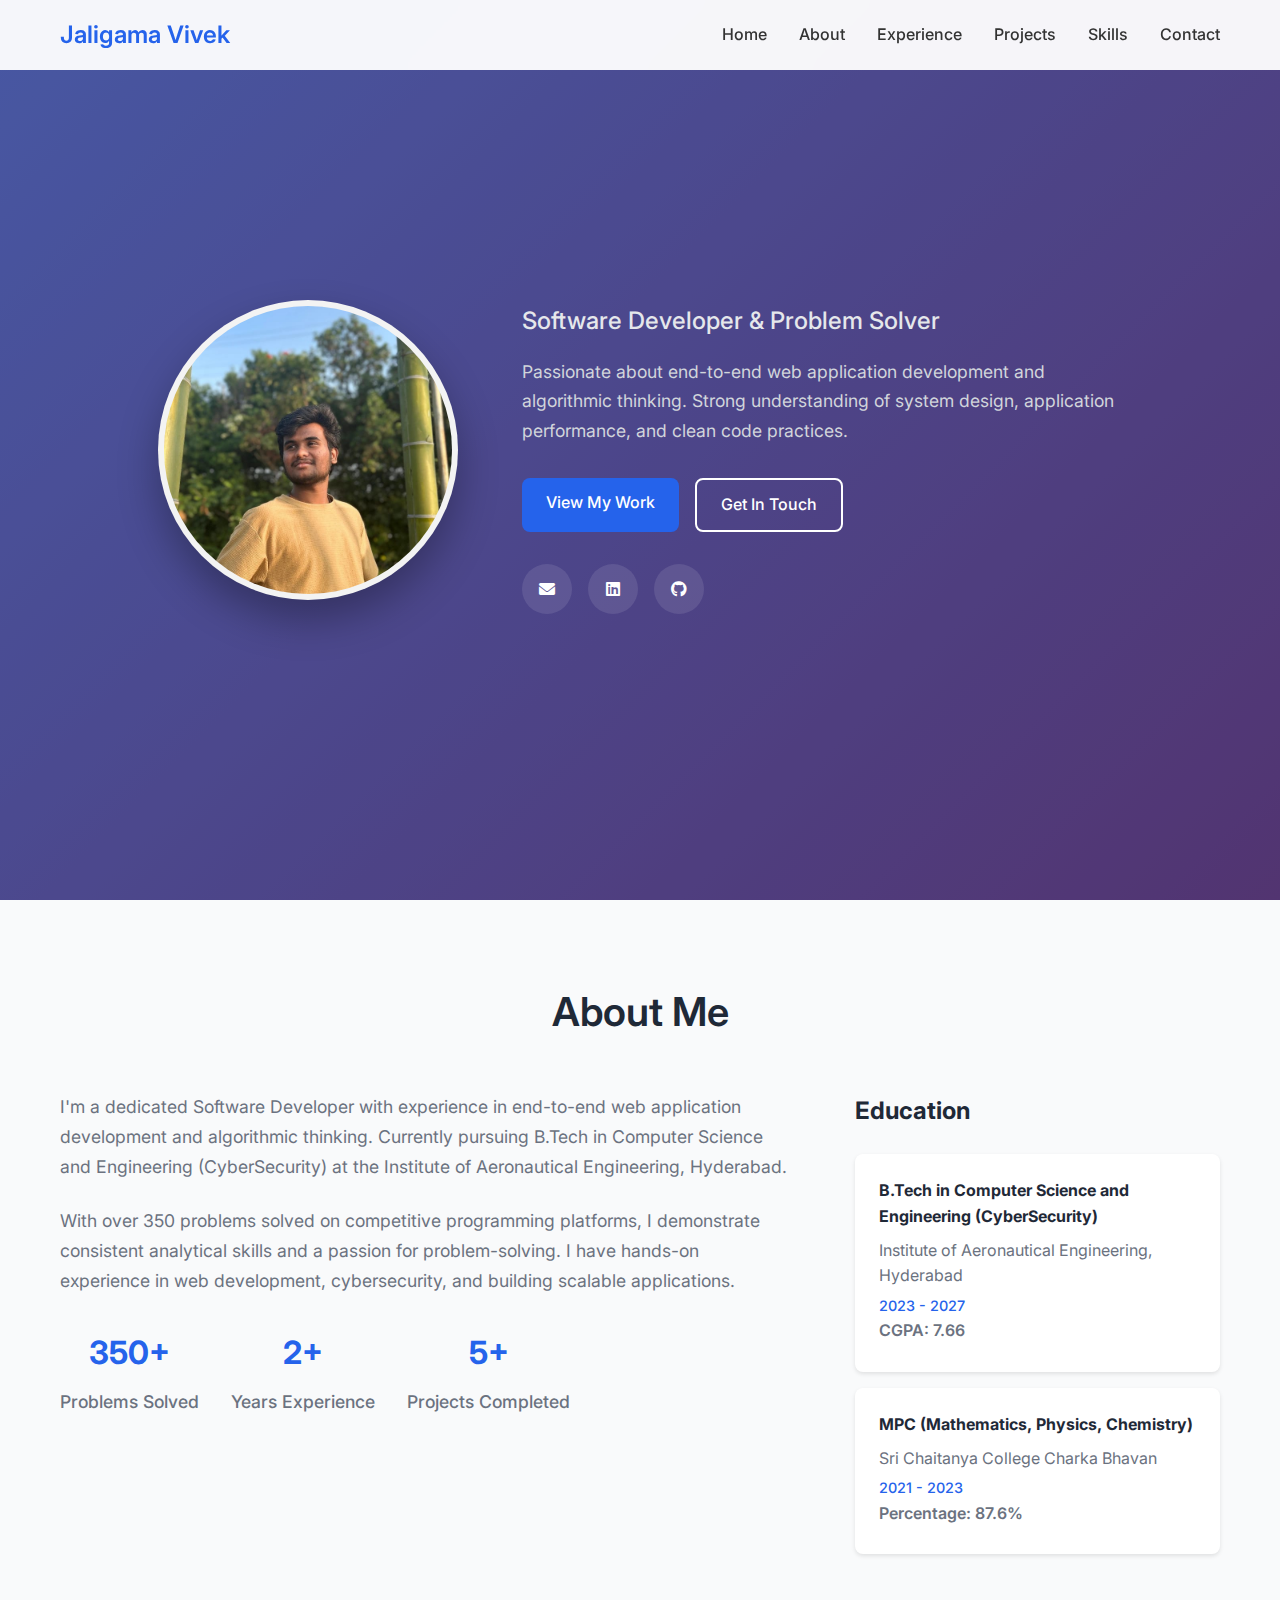
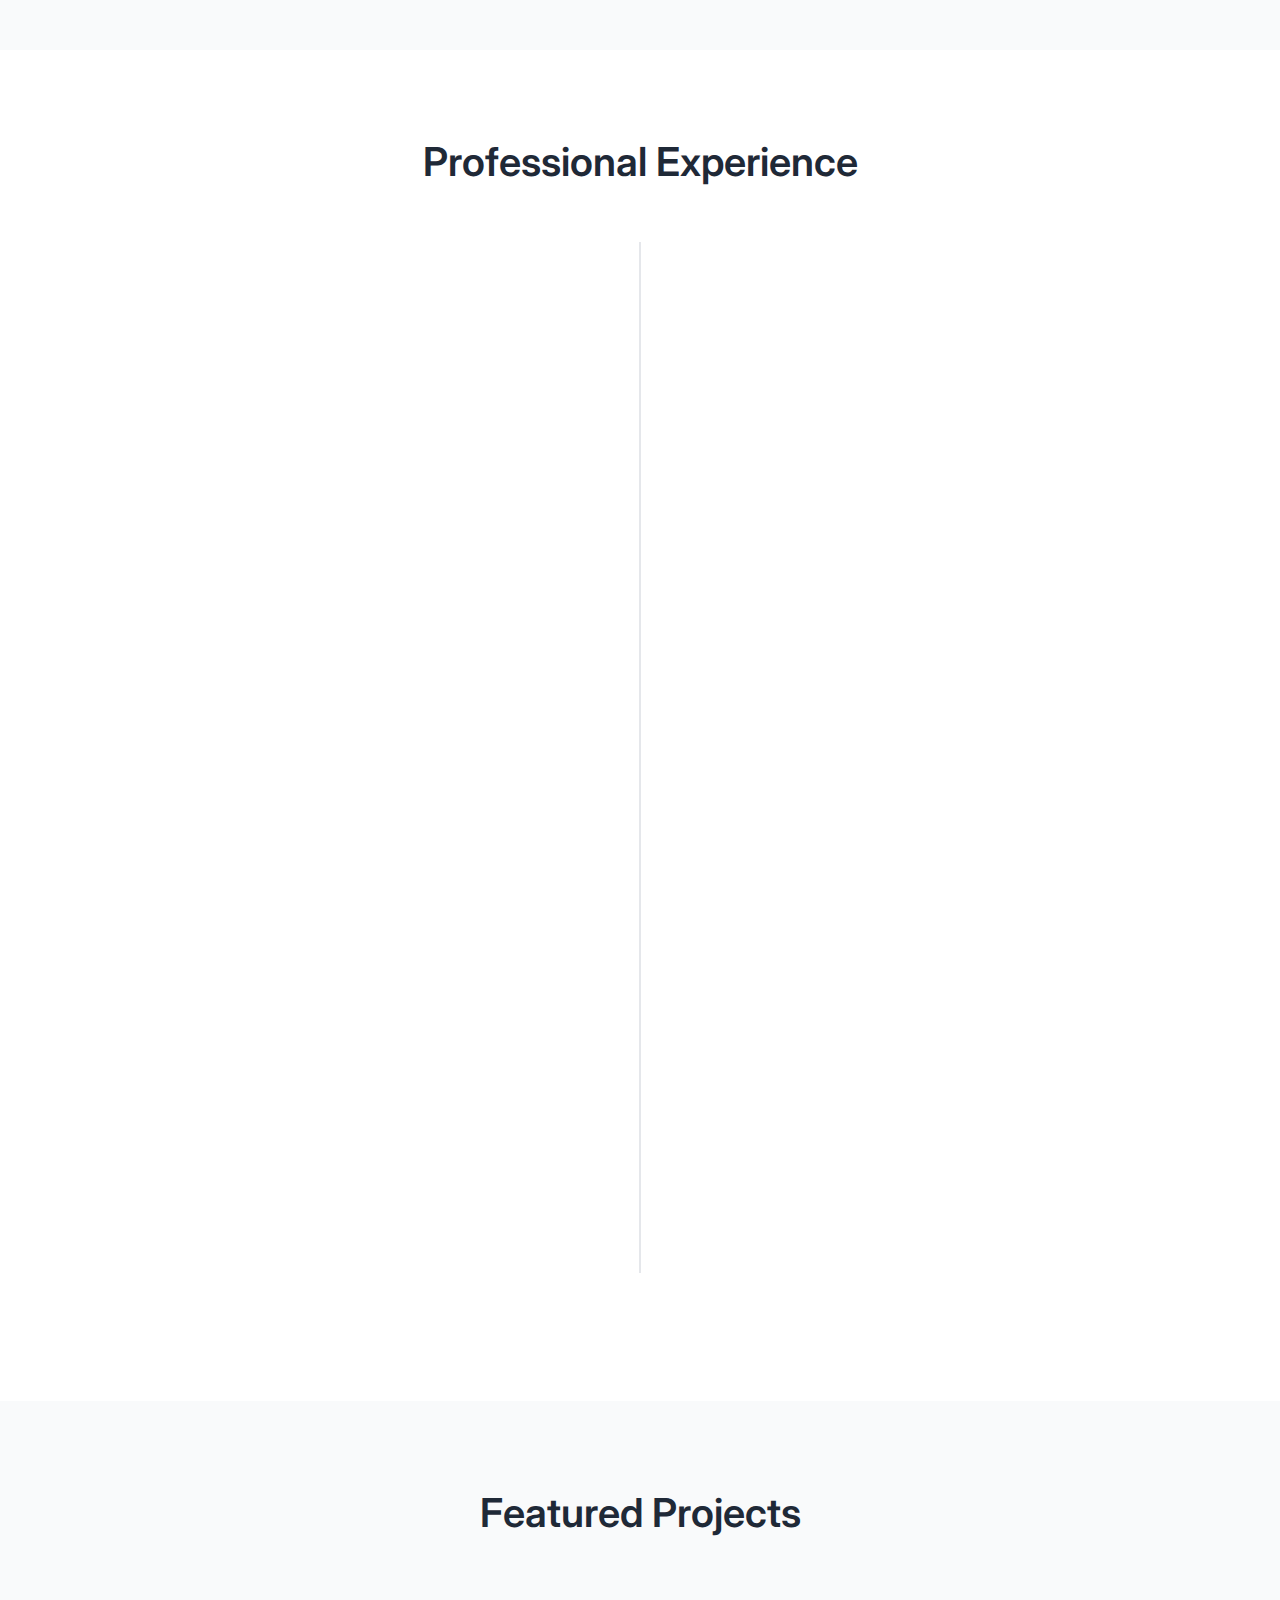
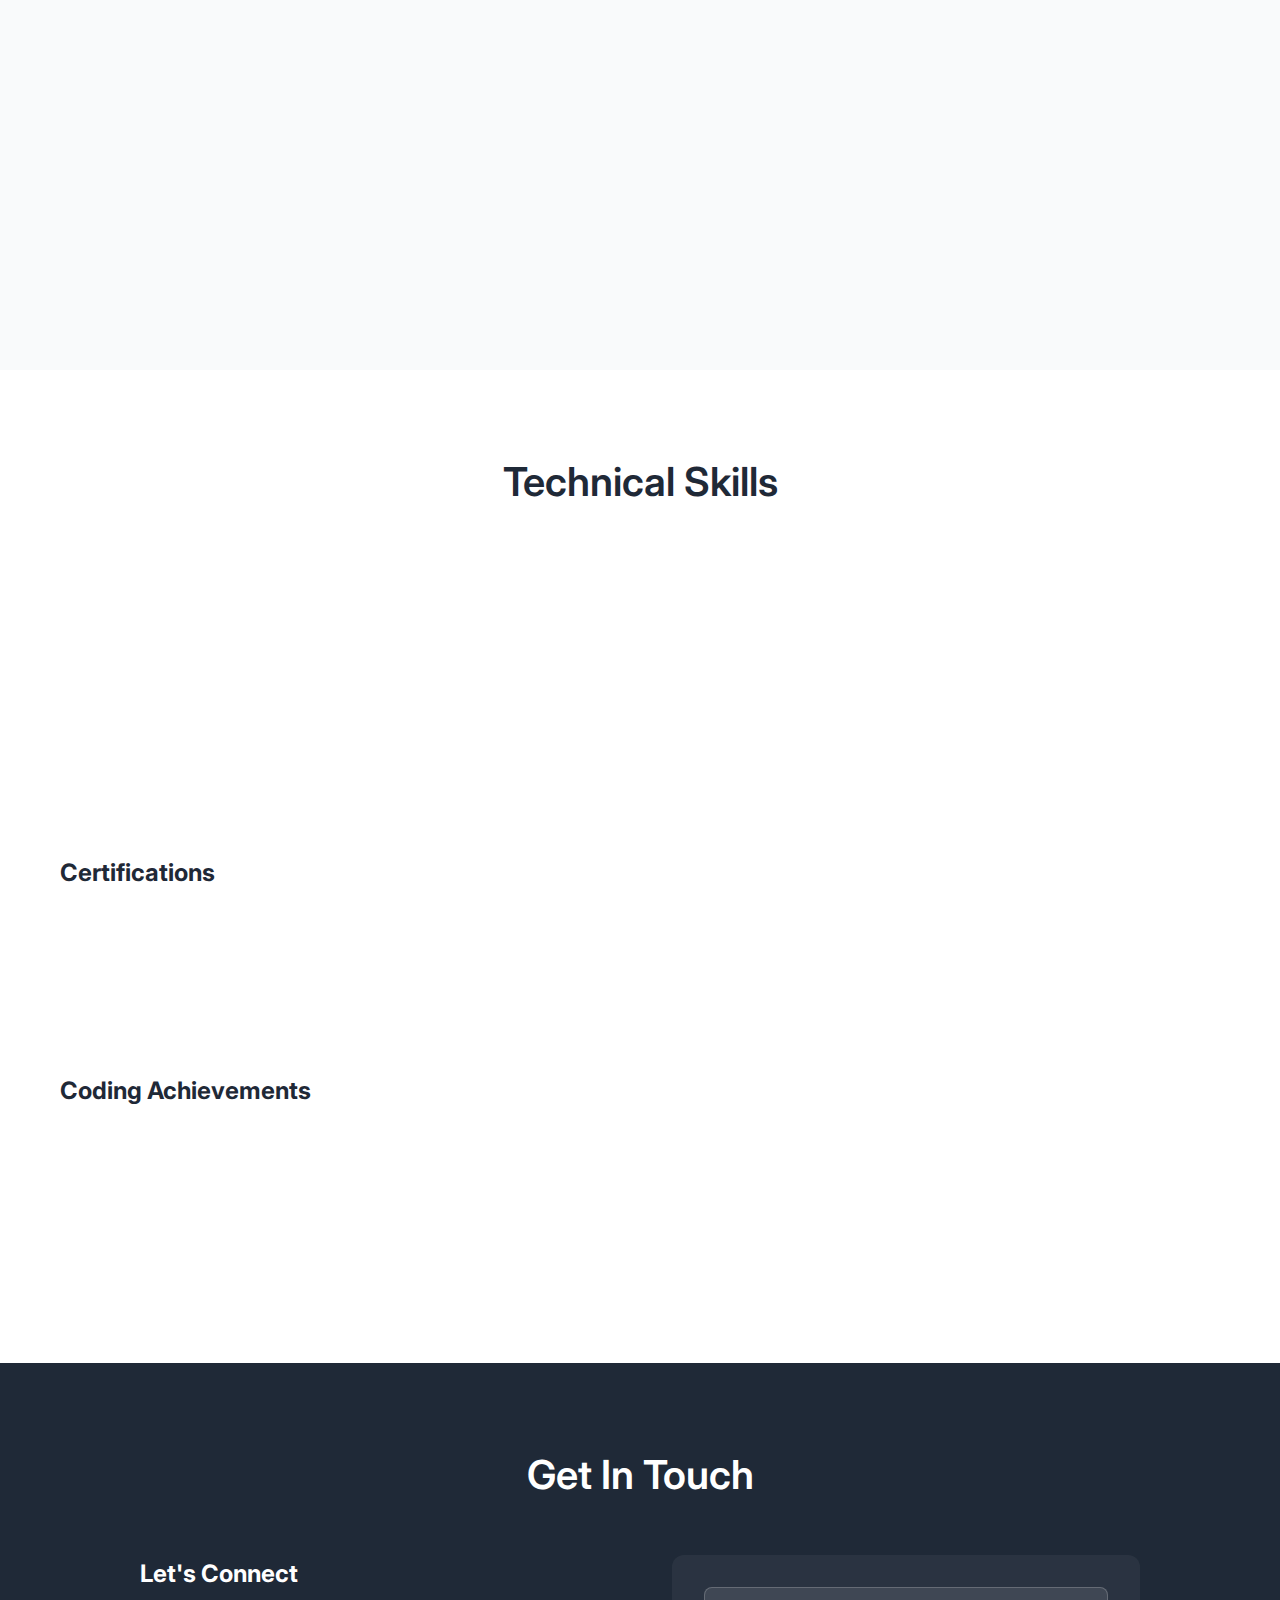
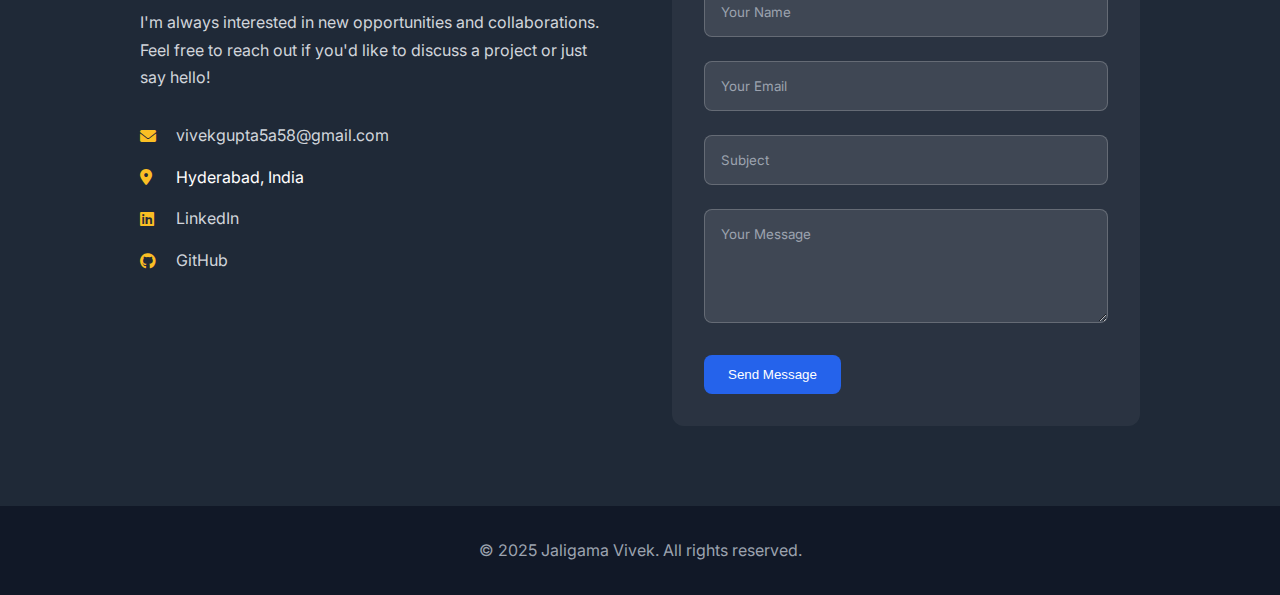
<file: index.html>
<!DOCTYPE html>
<html lang="en">
<head>
    <meta charset="UTF-8">
    <meta name="viewport" content="width=device-width, initial-scale=1.0">
    <title>Jaligama Vivek - Software Developer Portfolio</title>
    <link rel="stylesheet" href="styles.css">
    <link href="https://cdnjs.cloudflare.com/ajax/libs/font-awesome/6.0.0/css/all.min.css" rel="stylesheet">
    <link href="https://fonts.googleapis.com/css2?family=Inter:wght@300;400;500;600;700&display=swap" rel="stylesheet">
</head>
<body>
    <!-- Navigation -->
    <nav class="navbar">
        <div class="nav-container">
            <div class="nav-logo">
                <h2>Jaligama Vivek</h2>
            </div>
            <ul class="nav-menu">
                <li class="nav-item">
                    <a href="#home" class="nav-link">Home</a>
                </li>
                <li class="nav-item">
                    <a href="#about" class="nav-link">About</a>
                </li>
                <li class="nav-item">
                    <a href="#experience" class="nav-link">Experience</a>
                </li>
                <li class="nav-item">
                    <a href="#projects" class="nav-link">Projects</a>
                </li>
                <li class="nav-item">
                    <a href="#skills" class="nav-link">Skills</a>
                </li>
                <li class="nav-item">
                    <a href="#contact" class="nav-link">Contact</a>
                </li>
            </ul>
            <div class="hamburger">
                <span class="bar"></span>
                <span class="bar"></span>
                <span class="bar"></span>
            </div>
        </div>
    </nav>

    <!-- Hero Section -->
    <section id="home" class="hero">
        <div class="hero-container">
            <div class="hero-wrapper">
                <div class="hero-image">
                    <div class="profile-image">
                        <img src="images/profile.jpg?v=1" alt="Jaligama Vivek" />
                    </div>
                </div>
                <div class="hero-content">
                    <h1 class="hero-title">
                        Hi, I'm Jaligama Vivek
                    </h1>
                    <p class="hero-subtitle">Software Developer & Problem Solver</p>
                    <p class="hero-description">
                        Passionate about end-to-end web application development and algorithmic thinking. 
                        Strong understanding of system design, application performance, and clean code practices.
                    </p>
                    <div class="hero-buttons">
                        <a href="#projects" class="btn btn-primary">View My Work</a>
                        <a href="#contact" class="btn btn-secondary">Get In Touch</a>
                    </div>
                    <div class="hero-social">
                        <a href="mailto:vivekgupta5a58@gmail.com" class="social-link">
                            <i class="fas fa-envelope"></i>
                        </a>
                        <a href="https://www.linkedin.com/in/jaligama-vivek-guptha-6665262b9/" class="social-link" target="_blank" title="LinkedIn">
                            <i class="fab fa-linkedin"></i>
                        </a>
                        <a href="https://github.com/Jaligamavivek" class="social-link" target="_blank" title="GitHub">
                            <i class="fab fa-github"></i>
                        </a>
                    </div>
                </div>
            </div>
        </div>
    </section> 
   <!-- About Section -->
    <section id="about" class="about">
        <div class="container">
            <h2 class="section-title">About Me</h2>
            <div class="about-content">
                <div class="about-text">
                    <p>
                        I'm a dedicated Software Developer with experience in end-to-end web application development 
                        and algorithmic thinking. Currently pursuing B.Tech in Computer Science and Engineering 
                        (CyberSecurity) at the Institute of Aeronautical Engineering, Hyderabad.
                    </p>
                    <p>
                        With over 350 problems solved on competitive programming platforms, I demonstrate 
                        consistent analytical skills and a passion for problem-solving. I have hands-on 
                        experience in web development, cybersecurity, and building scalable applications.
                    </p>
                    <div class="about-stats">
                        <div class="stat">
                            <h3>350+</h3>
                            <p>Problems Solved</p>
                        </div>
                        <div class="stat">
                            <h3>2+</h3>
                            <p>Years Experience</p>
                        </div>
                        <div class="stat">
                            <h3>5+</h3>
                            <p>Projects Completed</p>
                        </div>
                    </div>
                </div>
                <div class="about-education">
                    <h3>Education</h3>
                    <div class="education-item">
                        <h4>B.Tech in Computer Science and Engineering (CyberSecurity)</h4>
                        <p>Institute of Aeronautical Engineering, Hyderabad</p>
                        <span class="year">2023 - 2027</span>
                        <p class="cgpa">CGPA: 7.66</p>
                    </div>
                    <div class="education-item">
                        <h4>MPC (Mathematics, Physics, Chemistry)</h4>
                        <p>Sri Chaitanya College Charka Bhavan</p>
                        <span class="year">2021 - 2023</span>
                        <p class="percentage">Percentage: 87.6%</p>
                    </div>
                </div>
            </div>
        </div>
    </section>

    <!-- Experience Section -->
    <section id="experience" class="experience">
        <div class="container">
            <h2 class="section-title">Professional Experience</h2>
            <div class="timeline">
                <div class="timeline-item">
                    <div class="timeline-dot"></div>
                    <div class="timeline-content">
                        <h3>Web Development Internship</h3>
                        <span class="timeline-date">May 2025 - November 2025</span>
                        <ul>
                            <li>Developed responsive web pages using modern frontend practices and optimized user interactions</li>
                            <li>Assisted in debugging application issues and improving overall performance and stability</li>
                            <li>Collaborated with the development team to implement features and follow proper software workflows</li>
                            <li>Gained practical experience in web development tools while contributing to real project tasks during the internship</li>
                        </ul>
                    </div>
                </div>
                <div class="timeline-item">
                    <div class="timeline-dot"></div>
                    <div class="timeline-content">
                        <h3>Cyber Security Virtual Internship</h3>
                        <span class="timeline-date">May 2025 - May 2025</span>
                        <ul>
                            <li>Learned core cyber security concepts including threat analysis, vulnerability identification, and security controls</li>
                            <li>Gained hands-on experience with cybersecurity tools used for scanning, monitoring, and incident detection</li>
                            <li>Studied common cyber threats such as malware attacks, phishing attempts, and unauthorized access techniques</li>
                        </ul>
                    </div>
                </div>
            </div>
        </div>
    </section>

    <!-- Projects Section -->
    <section id="projects" class="projects">
        <div class="container">
            <h2 class="section-title">Featured Projects</h2>
            <div class="projects-grid">
                <div class="project-card">
                    <div class="project-header">
                        <h3>HealthBase</h3>
                        <span class="project-date">January 2025</span>
                    </div>
                    <p class="project-description">
                        Health appointment booking system built with Node.js backend for a health appointment system with CRUD for patients, doctors, and appointments.
                    </p>
                    <div class="project-tech">
                        <span class="tech-tag">Node.js</span>
                        <span class="tech-tag">JWT</span>
                        <span class="tech-tag">Express</span>
                        <span class="tech-tag">REST API</span>
                    </div>
                    <div class="project-links">
                        <a href="https://github.com/Jaligamavivek" class="project-link" target="_blank"></a>
                            <i class="fab fa-github"></i> GitHub
                        </a>
                        <a href="#" class="project-link">
                            <i class="fas fa-external-link-alt"></i> Coming Soon
                        </a>
                    </div>
                </div>

                <div class="project-card">
                    <div class="project-header">
                        <h3>ShopSmart</h3>
                        <span class="project-date">October 2024</span>
                    </div>
                    <p class="project-description">
                        A shopping destination built with MERN stack featuring product, cart, order and search functionality with responsive modern UI.
                    </p>
                    <div class="project-tech">
                        <span class="tech-tag">MongoDB</span>
                        <span class="tech-tag">Express</span>
                        <span class="tech-tag">React</span>
                        <span class="tech-tag">Node.js</span>
                    </div>
                    <div class="project-links">
                        <a href="https://github.com/Jaligamavivek" class="project-link" target="_blank"></a>
                            <i class="fab fa-github"></i> GitHub
                        </a>
                        <a href="#" class="project-link">
                            <i class="fas fa-external-link-alt"></i> Coming Soon
                        </a>
                    </div>
                </div>
            </div>
        </div>
    </section>

    <!-- Skills Section -->
    <section id="skills" class="skills">
        <div class="container">
            <h2 class="section-title">Technical Skills</h2>
            <div class="skills-grid">
                <div class="skill-category">
                    <h3>Programming Languages</h3>
                    <div class="skill-items">
                        <span class="skill-item">Java</span>
                    </div>
                </div>
                <div class="skill-category">
                    <h3>Web Technologies</h3>
                    <div class="skill-items">
                        <span class="skill-item">REST APIs</span>
                        <span class="skill-item">JavaScript</span>
                        <span class="skill-item">HTML</span>
                        <span class="skill-item">CSS</span>
                    </div>
                </div>
                <div class="skill-category">
                    <h3>Databases</h3>
                    <div class="skill-items">
                        <span class="skill-item">MySQL</span>
                        <span class="skill-item">SQL</span>
                    </div>
                </div>
                <div class="skill-category">
                    <h3>Development Tools</h3>
                    <div class="skill-items">
                        <span class="skill-item">Git</span>
                        <span class="skill-item">GitHub</span>
                        <span class="skill-item">VS Code</span>
                    </div>
                </div>
            </div>
            
            <div class="certifications">
                <h3>Certifications</h3>
                <div class="cert-grid">
                    <div class="cert-item">
                        <h4>Web Development - Infosys SpringBoard</h4>
                        <a href="https://infyspringboard.onwingspan.com/" class="cert-link" target="_blank">Visit SpringBoard</a>
                    </div>
                    <div class="cert-item">
                        <h4>JavaScript - Udemy</h4>
                        <a href="https://www.udemy.com/" class="cert-link" target="_blank">Visit Udemy</a>
                    </div>
                    <div class="cert-item">
                        <h4>SQL (Basic) - HackerRank</h4>
                        <a href="https://www.hackerrank.com/certificates/36edae0cfd9b" class="cert-link" target="_blank">Visit HackerRank</a>
                    </div>
                </div>
            </div>

            <div class="achievements">
                <h3>Coding Achievements</h3>
                <div class="achievement-grid">
                    <div class="achievement-item">
                        <h4>GeeksforGeeks</h4>
                        <p>150+ DSA problems solved</p>
                        <a href="https://www.geeksforgeeks.org/" class="achievement-link" target="_blank">Visit GeeksforGeeks</a>
                    </div>
                    <div class="achievement-item">
                        <h4>LeetCode</h4>
                        <p>200+ problems solved</p>
                        <a href="https://leetcode.com/" class="achievement-link" target="_blank">Visit LeetCode</a>
                    </div>
                    <div class="achievement-item">
                        <h4>HackerRank</h4>
                        <p>Active problem solver</p>
                        <a href="https://www.hackerrank.com/" class="achievement-link" target="_blank">Visit HackerRank</a>
                    </div>
                </div>
            </div>
        </div>
    </section>

    <!-- Contact Section -->
    <section id="contact" class="contact">
        <div class="container">
            <h2 class="section-title">Get In Touch</h2>
            <div class="contact-content">
                <div class="contact-info">
                    <h3>Let's Connect</h3>
                    <p>
                        I'm always interested in new opportunities and collaborations. 
                        Feel free to reach out if you'd like to discuss a project or just say hello!
                    </p>
                    <div class="contact-details">
                        <div class="contact-item">
                            <i class="fas fa-envelope"></i>
                            <a href="mailto:vivekgupta5a58@gmail.com">vivekgupta5a58@gmail.com</a>
                        </div>
                        <div class="contact-item">
                            <i class="fas fa-map-marker-alt"></i>
                            <span>Hyderabad, India</span>
                        </div>
                        <div class="contact-item">
                            <i class="fab fa-linkedin"></i>
                            <a href="https://www.linkedin.com/in/jaligama-vivek-guptha-6665262b9/" target="_blank">LinkedIn</a>
                        </div>
                        <div class="contact-item">
                            <i class="fab fa-github"></i>
                            <a href="https://github.com/Jaligamavivek" target="_blank">GitHub</a>
                        </div>
                    </div>
                </div>
                <div class="contact-form">
                    <form>
                        <div class="form-group">
                            <input type="text" placeholder="Your Name" required>
                        </div>
                        <div class="form-group">
                            <input type="email" placeholder="Your Email" required>
                        </div>
                        <div class="form-group">
                            <input type="text" placeholder="Subject" required>
                        </div>
                        <div class="form-group">
                            <textarea placeholder="Your Message" rows="5" required></textarea>
                        </div>
                        <button type="submit" class="btn btn-primary">Send Message</button>
                    </form>
                </div>
            </div>
        </div>
    </section>

    <!-- Footer -->
    <footer class="footer">
        <div class="container">
            <p>&copy; 2025 Jaligama Vivek. All rights reserved.</p>
        </div>
    </footer>

    <script src="script.js"></script>
</body>
</html>
</file>
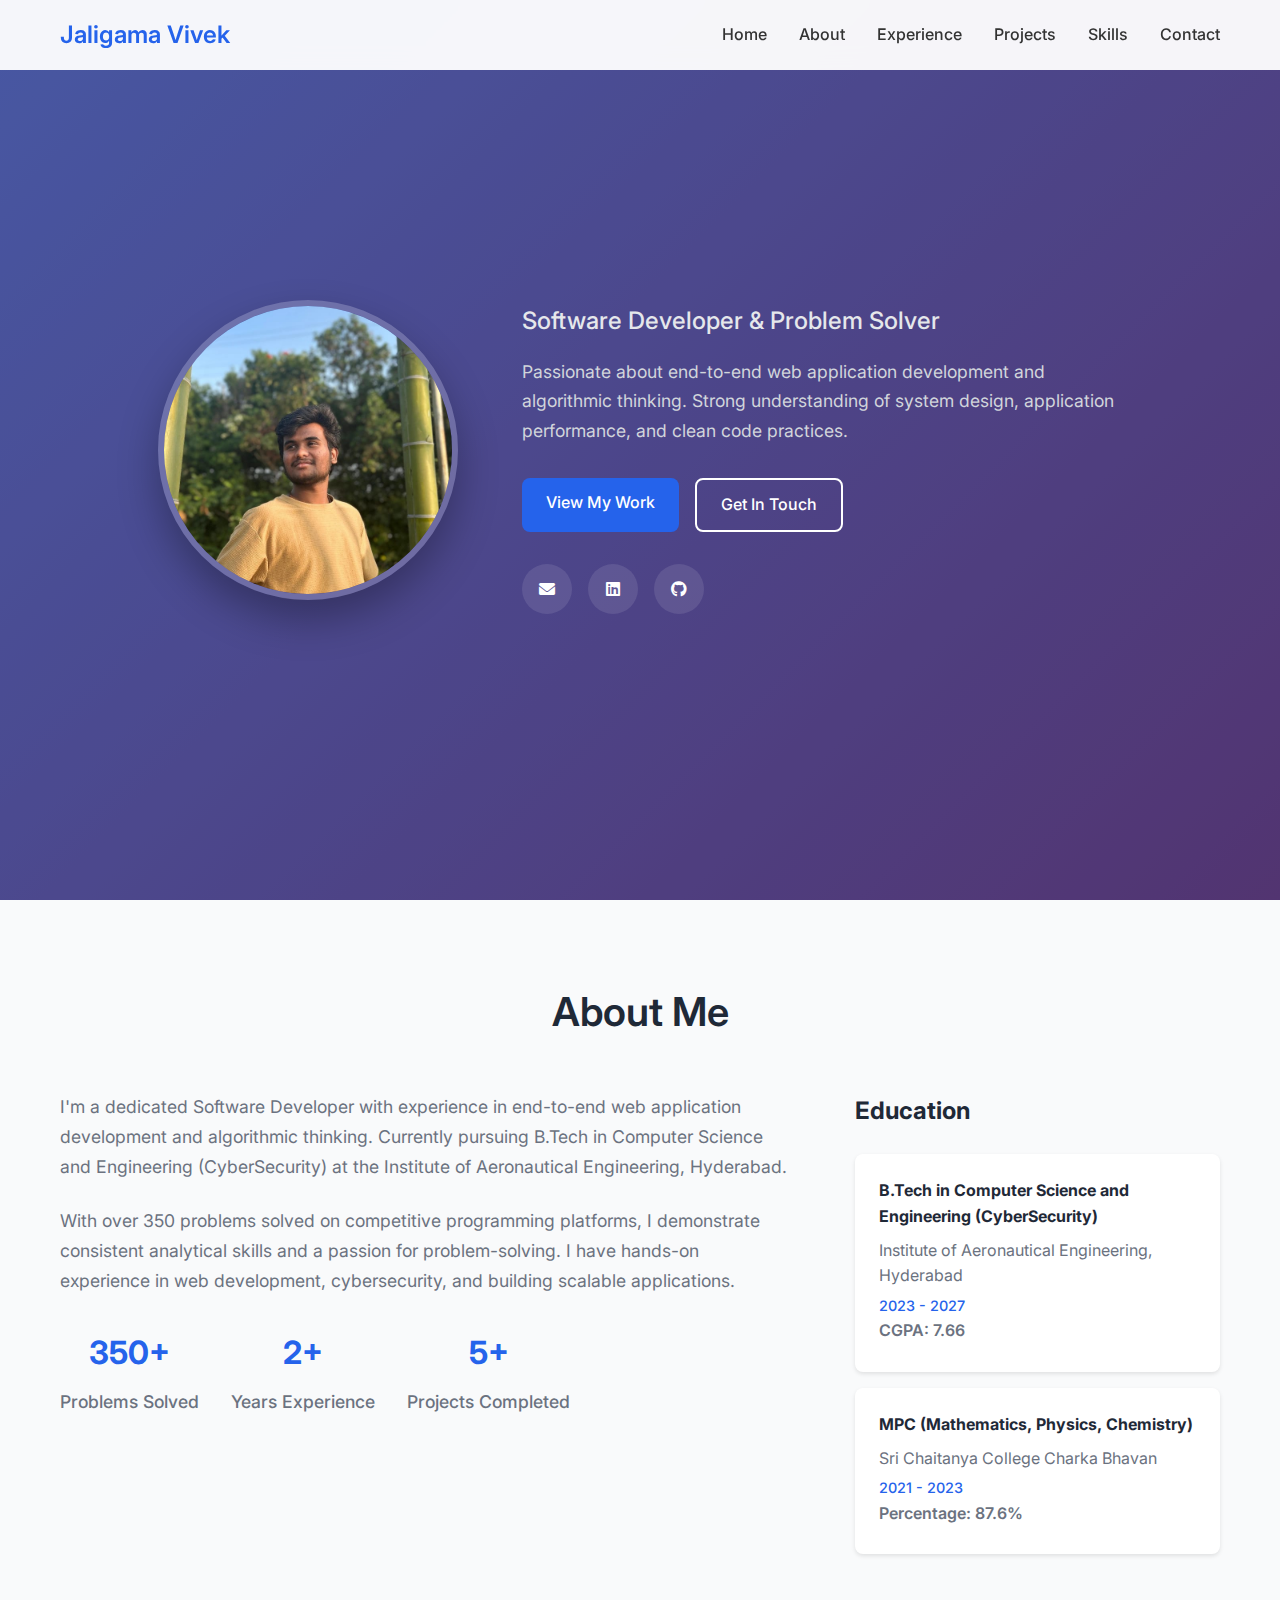
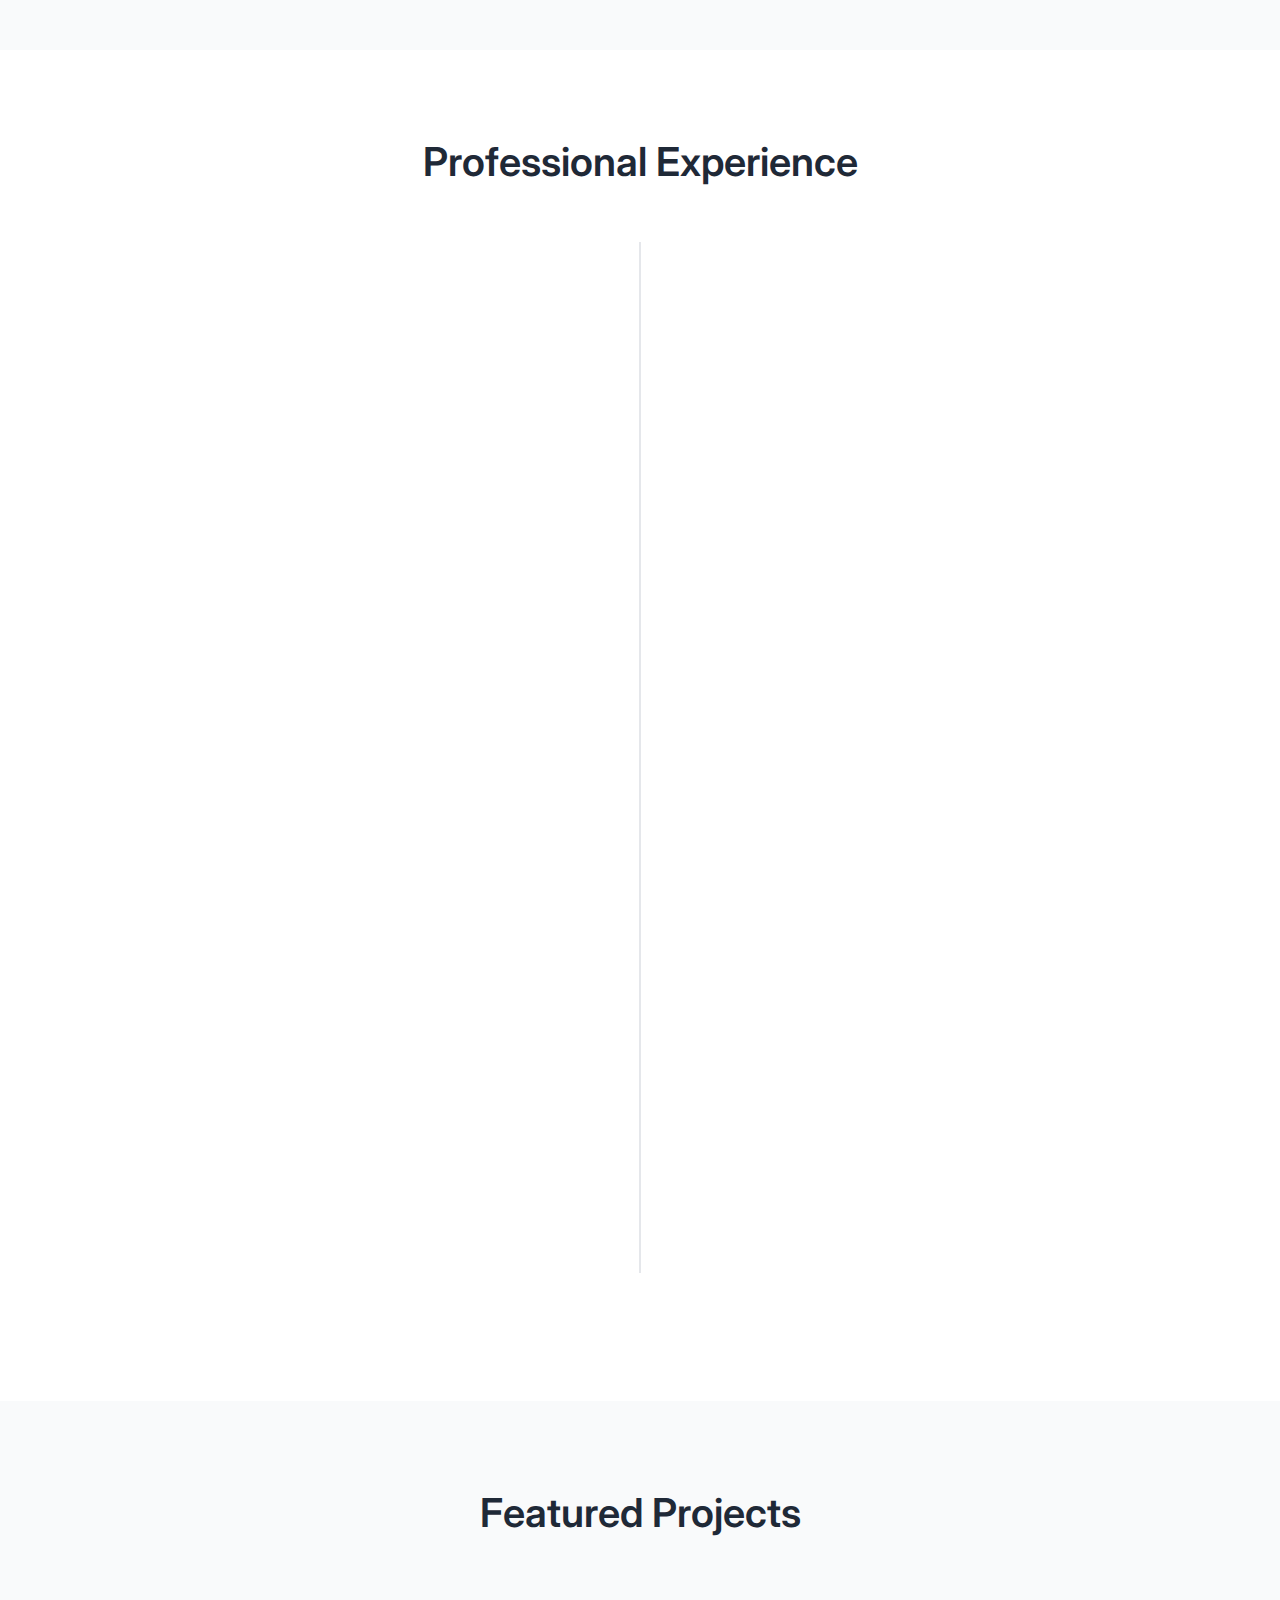
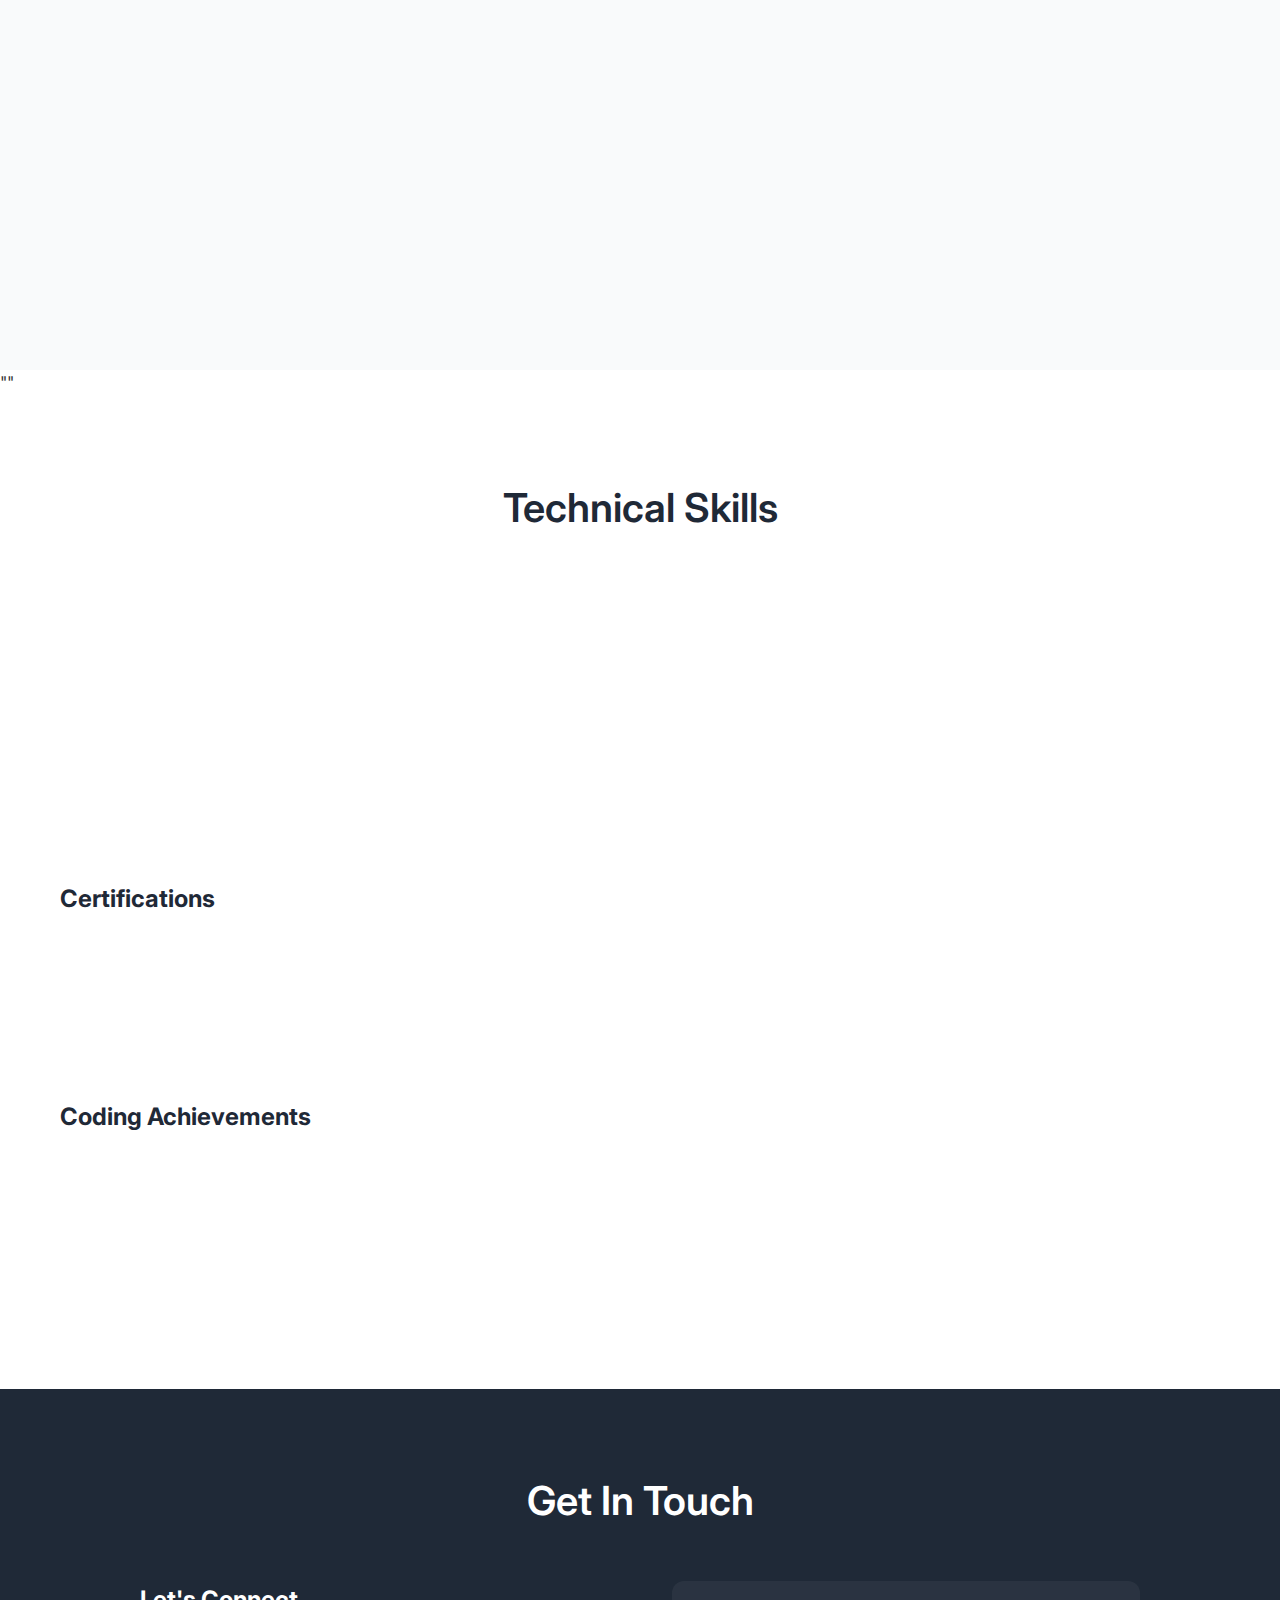
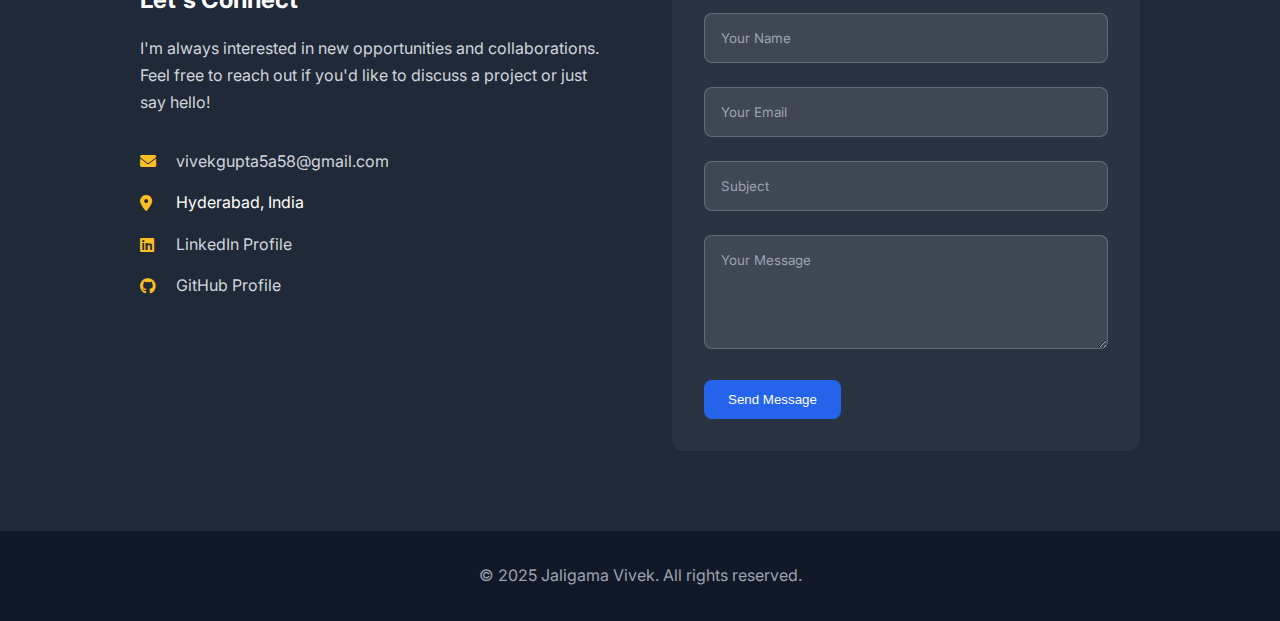
<file: portfolio/index.html>
<!DOCTYPE html>
<html lang="en">
<head>
    <meta charset="UTF-8">
    <meta name="viewport" content="width=device-width, initial-scale=1.0">
    <title>Jaligama Vivek - Software Developer Portfolio</title>
    <link rel="stylesheet" href="styles.css">
    <link href="https://cdnjs.cloudflare.com/ajax/libs/font-awesome/6.0.0/css/all.min.css" rel="stylesheet">
    <link href="https://fonts.googleapis.com/css2?family=Inter:wght@300;400;500;600;700&display=swap" rel="stylesheet">
</head>
<body>
    <!-- Navigation -->
    <nav class="navbar">
        <div class="nav-container">
            <div class="nav-logo">
                <h2>Jaligama Vivek</h2>
            </div>
            <ul class="nav-menu">
                <li class="nav-item">
                    <a href="#home" class="nav-link">Home</a>
                </li>
                <li class="nav-item">
                    <a href="#about" class="nav-link">About</a>
                </li>
                <li class="nav-item">
                    <a href="#experience" class="nav-link">Experience</a>
                </li>
                <li class="nav-item">
                    <a href="#projects" class="nav-link">Projects</a>
                </li>
                <li class="nav-item">
                    <a href="#skills" class="nav-link">Skills</a>
                </li>
                <li class="nav-item">
                    <a href="#contact" class="nav-link">Contact</a>
                </li>
            </ul>
            <div class="hamburger">
                <span class="bar"></span>
                <span class="bar"></span>
                <span class="bar"></span>
            </div>
        </div>
    </nav>

    <!-- Hero Section -->
    <section id="home" class="hero">
        <div class="hero-container">
            <div class="hero-wrapper">
                <div class="hero-image">
                    <div class="profile-image">
                        <img src="images/profile.jpg" alt="Jaligama Vivek" />
                    </div>
                </div>
                <div class="hero-content">
                    <h1 class="hero-title">
                        Hi, I'm Jaligama Vivek
                    </h1>
                    <p class="hero-subtitle">Software Developer & Problem Solver</p>
                    <p class="hero-description">
                        Passionate about end-to-end web application development and algorithmic thinking. 
                        Strong understanding of system design, application performance, and clean code practices.
                    </p>
                    <div class="hero-buttons">
                        <a href="#projects" class="btn btn-primary">View My Work</a>
                        <a href="#contact" class="btn btn-secondary">Get In Touch</a>
                    </div>
                    <div class="hero-social">
                        <a href="mailto:vivekgupta5a58@gmail.com" class="social-link">
                            <i class="fas fa-envelope"></i>
                        </a>
                        <a href="https://linkedin.com/in/jaligama-vivek" class="social-link" target="_blank" title="LinkedIn Profile">
                            <i class="fab fa-linkedin"></i>
                        </a>
                        <a href="https://github.com/jaligama-vivek" class="social-link" target="_blank" title="GitHub Profile">
                            <i class="fab fa-github"></i>
                        </a>
                    </div>
                </div>
            </div>
        </div>
    </section> 
   <!-- About Section -->
    <section id="about" class="about">
        <div class="container">
            <h2 class="section-title">About Me</h2>
            <div class="about-content">
                <div class="about-text">
                    <p>
                        I'm a dedicated Software Developer with experience in end-to-end web application development 
                        and algorithmic thinking. Currently pursuing B.Tech in Computer Science and Engineering 
                        (CyberSecurity) at the Institute of Aeronautical Engineering, Hyderabad.
                    </p>
                    <p>
                        With over 350 problems solved on competitive programming platforms, I demonstrate 
                        consistent analytical skills and a passion for problem-solving. I have hands-on 
                        experience in web development, cybersecurity, and building scalable applications.
                    </p>
                    <div class="about-stats">
                        <div class="stat">
                            <h3>350+</h3>
                            <p>Problems Solved</p>
                        </div>
                        <div class="stat">
                            <h3>2+</h3>
                            <p>Years Experience</p>
                        </div>
                        <div class="stat">
                            <h3>5+</h3>
                            <p>Projects Completed</p>
                        </div>
                    </div>
                </div>
                <div class="about-education">
                    <h3>Education</h3>
                    <div class="education-item">
                        <h4>B.Tech in Computer Science and Engineering (CyberSecurity)</h4>
                        <p>Institute of Aeronautical Engineering, Hyderabad</p>
                        <span class="year">2023 - 2027</span>
                        <p class="cgpa">CGPA: 7.66</p>
                    </div>
                    <div class="education-item">
                        <h4>MPC (Mathematics, Physics, Chemistry)</h4>
                        <p>Sri Chaitanya College Charka Bhavan</p>
                        <span class="year">2021 - 2023</span>
                        <p class="percentage">Percentage: 87.6%</p>
                    </div>
                </div>
            </div>
        </div>
    </section>

    <!-- Experience Section -->
    <section id="experience" class="experience">
        <div class="container">
            <h2 class="section-title">Professional Experience</h2>
            <div class="timeline">
                <div class="timeline-item">
                    <div class="timeline-dot"></div>
                    <div class="timeline-content">
                        <h3>Web Development Internship</h3>
                        <span class="timeline-date">May 2025 - November 2025</span>
                        <ul>
                            <li>Developed responsive web pages using modern frontend practices and optimized user interactions</li>
                            <li>Assisted in debugging application issues and improving overall performance and stability</li>
                            <li>Collaborated with the development team to implement features and follow proper software workflows</li>
                            <li>Gained practical experience in web development tools while contributing to real project tasks during the internship</li>
                        </ul>
                    </div>
                </div>
                <div class="timeline-item">
                    <div class="timeline-dot"></div>
                    <div class="timeline-content">
                        <h3>Cyber Security Virtual Internship</h3>
                        <span class="timeline-date">May 2025 - May 2025</span>
                        <ul>
                            <li>Learned core cyber security concepts including threat analysis, vulnerability identification, and security controls</li>
                            <li>Gained hands-on experience with cybersecurity tools used for scanning, monitoring, and incident detection</li>
                            <li>Studied common cyber threats such as malware attacks, phishing attempts, and unauthorized access techniques</li>
                        </ul>
                    </div>
                </div>
            </div>
        </div>
    </section>

    <!-- Projects Section -->
    <section id="projects" class="projects">
        <div class="container">
            <h2 class="section-title">Featured Projects</h2>
            <div class="projects-grid">
                <div class="project-card">
                    <div class="project-header">
                        <h3>HealthBase</h3>
                        <span class="project-date">January 2025</span>
                    </div>
                    <p class="project-description">
                        Health appointment booking system built with Node.js backend for a health appointment system with CRUD for patients, doctors, and appointments.
                    </p>
                    <div class="project-tech">
                        <span class="tech-tag">Node.js</span>
                        <span class="tech-tag">JWT</span>
                        <span class="tech-tag">Express</span>
                        <span class="tech-tag">REST API</span>
                    </div>
                    <div class="project-links">
                        <a href="https://github.com/jaligama-vivek/healthbase" class="project-link" target="_blank">
                            <i class="fab fa-github"></i> GitHub
                        </a>
                        <a href="#" class="project-link" target="_blank">
                            <i class="fas fa-external-link-alt"></i> Live Demo
                        </a>
                    </div>
                </div>

                <div class="project-card">
                    <div class="project-header">
                        <h3>ShopSmart</h3>
                        <span class="project-date">October 2024</span>
                    </div>
                    <p class="project-description">
                        A shopping destination built with MERN stack featuring product, cart, order and search functionality with responsive modern UI.
                    </p>
                    <div class="project-tech">
                        <span class="tech-tag">MongoDB</span>
                        <span class="tech-tag">Express</span>
                        <span class="tech-tag">React</span>
                        <span class="tech-tag">Node.js</span>
                    </div>
                    <div class="project-links">
                        <a href="https://github.com/jaligama-vivek/shopsmart" class="project-link" target="_blank">
                            <i class="fab fa-github"></i> GitHub
                        </a>
                        <a href="#" class="project-link" target="_blank">
                            <i class="fas fa-external-link-alt"></i> Live Demo
                        </a>
                    </div>
                </div>
            </div>
        </div>
    </section>""    <!-- S
kills Section -->
    <section id="skills" class="skills">
        <div class="container">
            <h2 class="section-title">Technical Skills</h2>
            <div class="skills-grid">
                <div class="skill-category">
                    <h3>Programming Languages</h3>
                    <div class="skill-items">
                        <span class="skill-item">Java</span>
                    </div>
                </div>
                <div class="skill-category">
                    <h3>Web Technologies</h3>
                    <div class="skill-items">
                        <span class="skill-item">REST APIs</span>
                        <span class="skill-item">JavaScript</span>
                        <span class="skill-item">HTML</span>
                        <span class="skill-item">CSS</span>
                    </div>
                </div>
                <div class="skill-category">
                    <h3>Databases</h3>
                    <div class="skill-items">
                        <span class="skill-item">MySQL</span>
                        <span class="skill-item">SQL</span>
                    </div>
                </div>
                <div class="skill-category">
                    <h3>Development Tools</h3>
                    <div class="skill-items">
                        <span class="skill-item">Git</span>
                        <span class="skill-item">GitHub</span>
                        <span class="skill-item">VS Code</span>
                    </div>
                </div>
            </div>
            
            <div class="certifications">
                <h3>Certifications</h3>
                <div class="cert-grid">
                    <div class="cert-item">
                        <h4>Web Development - Infosys SpringBoard</h4>
                        <a href="https://infyspringboard.onwingspan.com/web/en/viewer/certificate/YOUR_CERT_ID" class="cert-link" target="_blank">View Certificate</a>
                    </div>
                    <div class="cert-item">
                        <h4>JavaScript - Udemy</h4>
                        <a href="https://udemy.com/certificate/YOUR_CERT_ID" class="cert-link" target="_blank">View Certificate</a>
                    </div>
                    <div class="cert-item">
                        <h4>SQL (Basic) - HackerRank</h4>
                        <a href="https://hackerrank.com/certificates/YOUR_CERT_ID" class="cert-link" target="_blank">View Certificate</a>
                    </div>
                </div>
            </div>

            <div class="achievements">
                <h3>Coding Achievements</h3>
                <div class="achievement-grid">
                    <div class="achievement-item">
                        <h4>GeeksforGeeks</h4>
                        <p>150+ DSA problems solved</p>
                        <a href="https://geeksforgeeks.org/user/jaligamavivek" class="achievement-link" target="_blank">View Profile</a>
                    </div>
                    <div class="achievement-item">
                        <h4>LeetCode</h4>
                        <p>200+ problems solved</p>
                        <a href="https://leetcode.com/jaligamavivek" class="achievement-link" target="_blank">View Profile</a>
                    </div>
                    <div class="achievement-item">
                        <h4>HackerRank</h4>
                        <p>Active problem solver</p>
                        <a href="https://hackerrank.com/jaligamavivek" class="achievement-link" target="_blank">View Profile</a>
                    </div>
                </div>
            </div>
        </div>
    </section>

    <!-- Contact Section -->
    <section id="contact" class="contact">
        <div class="container">
            <h2 class="section-title">Get In Touch</h2>
            <div class="contact-content">
                <div class="contact-info">
                    <h3>Let's Connect</h3>
                    <p>
                        I'm always interested in new opportunities and collaborations. 
                        Feel free to reach out if you'd like to discuss a project or just say hello!
                    </p>
                    <div class="contact-details">
                        <div class="contact-item">
                            <i class="fas fa-envelope"></i>
                            <a href="mailto:vivekgupta5a58@gmail.com">vivekgupta5a58@gmail.com</a>
                        </div>
                        <div class="contact-item">
                            <i class="fas fa-map-marker-alt"></i>
                            <span>Hyderabad, India</span>
                        </div>
                        <div class="contact-item">
                            <i class="fab fa-linkedin"></i>
                            <a href="https://linkedin.com/in/jaligama-vivek" target="_blank">LinkedIn Profile</a>
                        </div>
                        <div class="contact-item">
                            <i class="fab fa-github"></i>
                            <a href="https://github.com/jaligama-vivek" target="_blank">GitHub Profile</a>
                        </div>
                    </div>
                </div>
                <div class="contact-form">
                    <form>
                        <div class="form-group">
                            <input type="text" placeholder="Your Name" required>
                        </div>
                        <div class="form-group">
                            <input type="email" placeholder="Your Email" required>
                        </div>
                        <div class="form-group">
                            <input type="text" placeholder="Subject" required>
                        </div>
                        <div class="form-group">
                            <textarea placeholder="Your Message" rows="5" required></textarea>
                        </div>
                        <button type="submit" class="btn btn-primary">Send Message</button>
                    </form>
                </div>
            </div>
        </div>
    </section>

    <!-- Footer -->
    <footer class="footer">
        <div class="container">
            <p>&copy; 2025 Jaligama Vivek. All rights reserved.</p>
        </div>
    </footer>

    <script src="script.js"></script>
</body>
</html>
</file>
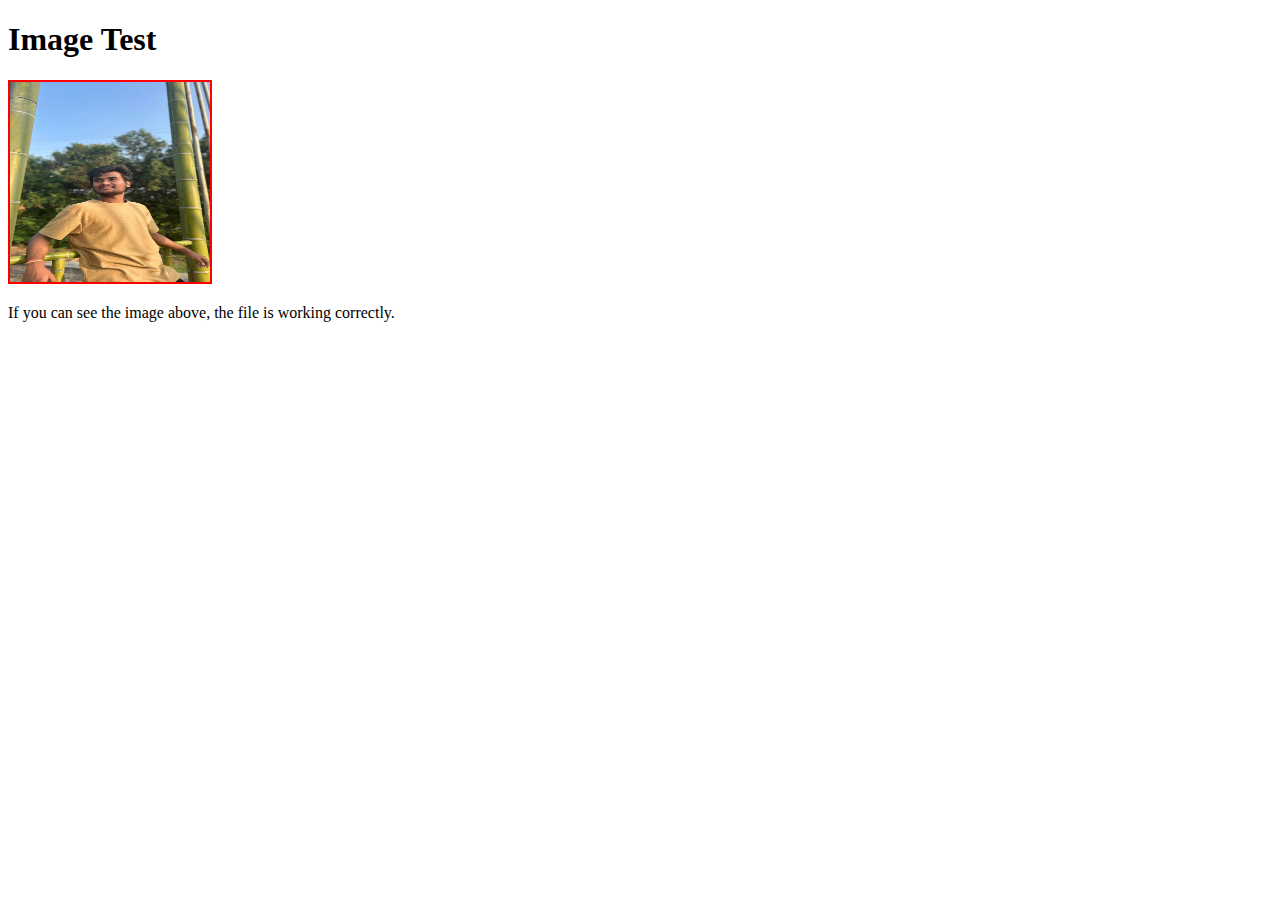
<file: test-image.html>
<!DOCTYPE html>
<html>
<head>
    <title>Image Test</title>
</head>
<body>
    <h1>Image Test</h1>
    <img src="images/profile.jpg" alt="Test Image" style="width: 200px; height: 200px; border: 2px solid red;">
    <p>If you can see the image above, the file is working correctly.</p>
</body>
</html>
</file>
<file: styles.css>
/* Reset and Base Styles */
* {
    margin: 0;
    padding: 0;
    box-sizing: border-box;
}

body {
    font-family: 'Inter', sans-serif;
    line-height: 1.6;
    color: #333;
    overflow-x: hidden;
}

.container {
    max-width: 1200px;
    margin: 0 auto;
    padding: 0 20px;
}

/* Navigation */
.navbar {
    position: fixed;
    top: 0;
    width: 100%;
    background: rgba(255, 255, 255, 0.95);
    backdrop-filter: blur(10px);
    z-index: 1000;
    padding: 1rem 0;
    transition: all 0.3s ease;
}

.nav-container {
    max-width: 1200px;
    margin: 0 auto;
    padding: 0 20px;
    display: flex;
    justify-content: space-between;
    align-items: center;
}

.nav-logo h2 {
    color: #2563eb;
    font-weight: 600;
}

.nav-menu {
    display: flex;
    list-style: none;
    gap: 2rem;
}

.nav-link {
    text-decoration: none;
    color: #333;
    font-weight: 500;
    transition: color 0.3s ease;
}

.nav-link:hover {
    color: #2563eb;
}

.hamburger {
    display: none;
    flex-direction: column;
    cursor: pointer;
}

.bar {
    width: 25px;
    height: 3px;
    background: #333;
    margin: 3px 0;
    transition: 0.3s;
}

/* Hero Section */
.hero {
    min-height: 100vh;
    display: flex;
    align-items: center;
    background: linear-gradient(135deg, #667eea 0%, #764ba2 100%);
    color: white;
    position: relative;
}

.hero::before {
    content: '';
    position: absolute;
    top: 0;
    left: 0;
    right: 0;
    bottom: 0;
    background: rgba(0, 0, 0, 0.3);
}

.hero-container {
    max-width: 1200px;
    margin: 0 auto;
    padding: 0 20px;
    position: relative;
    z-index: 1;
}

.hero-wrapper {
    display: flex;
    align-items: center;
    gap: 4rem;
    min-height: 80vh;
}

.hero-image {
    flex: 0 0 auto;
}

.profile-image {
    width: 300px;
    height: 300px;
    border-radius: 50%;
    overflow: hidden;
    border: 6px solid rgba(255, 255, 255, 0.2);
    box-shadow: 0 20px 40px rgba(0, 0, 0, 0.3);
    transition: transform 0.3s ease, box-shadow 0.3s ease;
    background-color: #f0f0f0; /* Fallback background */
}

.profile-image:hover {
    transform: scale(1.05);
    box-shadow: 0 25px 50px rgba(0, 0, 0, 0.4);
}

.profile-image img {
    width: 100%;
    height: 100%;
    object-fit: cover;
    display: block;
}

.hero-content {
    flex: 1;
    max-width: 600px;
}

.hero-title {
    font-size: 3.5rem;
    font-weight: 700;
    margin-bottom: 1rem;
    line-height: 1.2;
}

.highlight {
    color: #fbbf24;
}

.hero-subtitle {
    font-size: 1.5rem;
    font-weight: 500;
    margin-bottom: 1rem;
    color: #e5e7eb;
}

.hero-description {
    font-size: 1.1rem;
    margin-bottom: 2rem;
    color: #d1d5db;
    line-height: 1.7;
}

.hero-buttons {
    display: flex;
    gap: 1rem;
    margin-bottom: 2rem;
}

.btn {
    padding: 12px 24px;
    border-radius: 8px;
    text-decoration: none;
    font-weight: 500;
    transition: all 0.3s ease;
    border: none;
    cursor: pointer;
    display: inline-block;
}

.btn-primary {
    background: #2563eb;
    color: white;
}

.btn-primary:hover {
    background: #1d4ed8;
    transform: translateY(-2px);
}

.btn-secondary {
    background: transparent;
    color: white;
    border: 2px solid white;
}

.btn-secondary:hover {
    background: white;
    color: #333;
}

.hero-social {
    display: flex;
    gap: 1rem;
}

.social-link {
    display: flex;
    align-items: center;
    justify-content: center;
    width: 50px;
    height: 50px;
    background: rgba(255, 255, 255, 0.1);
    border-radius: 50%;
    color: white;
    text-decoration: none;
    transition: all 0.3s ease;
}

.social-link:hover {
    background: rgba(255, 255, 255, 0.2);
    transform: translateY(-2px);
}

/* Section Styles */
section {
    padding: 80px 0;
}

.section-title {
    text-align: center;
    font-size: 2.5rem;
    font-weight: 600;
    margin-bottom: 3rem;
    color: #1f2937;
}

/* About Section */
.about {
    background: #f9fafb;
}

.about-content {
    display: grid;
    grid-template-columns: 2fr 1fr;
    gap: 4rem;
    align-items: start;
}

.about-text p {
    margin-bottom: 1.5rem;
    font-size: 1.1rem;
    color: #6b7280;
    line-height: 1.7;
}

.about-stats {
    display: flex;
    gap: 2rem;
    margin-top: 2rem;
}

.stat {
    text-align: center;
}

.stat h3 {
    font-size: 2rem;
    font-weight: 700;
    color: #2563eb;
    margin-bottom: 0.5rem;
}

.stat p {
    color: #6b7280;
    font-weight: 500;
}

.about-education h3 {
    font-size: 1.5rem;
    margin-bottom: 1.5rem;
    color: #1f2937;
}

.education-item {
    background: white;
    padding: 1.5rem;
    border-radius: 8px;
    margin-bottom: 1rem;
    box-shadow: 0 2px 4px rgba(0, 0, 0, 0.1);
}

.education-item h4 {
    color: #1f2937;
    margin-bottom: 0.5rem;
}

.education-item p {
    color: #6b7280;
    margin-bottom: 0.25rem;
}

.year {
    color: #2563eb;
    font-weight: 500;
    font-size: 0.9rem;
}

.cgpa, .percentage {
    font-weight: 600;
    color: #059669;
}

/* Experience Section */
.timeline {
    max-width: 800px;
    margin: 0 auto;
    position: relative;
}

.timeline::before {
    content: '';
    position: absolute;
    left: 50%;
    top: 0;
    bottom: 0;
    width: 2px;
    background: #e5e7eb;
    transform: translateX(-50%);
}

.timeline-item {
    position: relative;
    margin-bottom: 3rem;
}

.timeline-dot {
    position: absolute;
    left: 50%;
    top: 0;
    width: 16px;
    height: 16px;
    background: #2563eb;
    border-radius: 50%;
    transform: translateX(-50%);
    z-index: 1;
}

.timeline-content {
    background: white;
    padding: 2rem;
    border-radius: 8px;
    box-shadow: 0 4px 6px rgba(0, 0, 0, 0.1);
    width: 45%;
    position: relative;
}

.timeline-item:nth-child(odd) .timeline-content {
    margin-left: 55%;
}

.timeline-item:nth-child(even) .timeline-content {
    margin-right: 55%;
}

.timeline-content h3 {
    color: #1f2937;
    margin-bottom: 0.5rem;
}

.timeline-date {
    color: #2563eb;
    font-weight: 500;
    font-size: 0.9rem;
}

.timeline-content ul {
    margin-top: 1rem;
    padding-left: 1.5rem;
}

.timeline-content li {
    margin-bottom: 0.5rem;
    color: #6b7280;
    line-height: 1.6;
}/* 
Projects Section */
.projects {
    background: #f9fafb;
}

.projects-grid {
    display: grid;
    grid-template-columns: repeat(auto-fit, minmax(350px, 1fr));
    gap: 2rem;
    max-width: 1000px;
    margin: 0 auto;
}

.project-card {
    background: white;
    border-radius: 12px;
    padding: 2rem;
    box-shadow: 0 4px 6px rgba(0, 0, 0, 0.1);
    transition: transform 0.3s ease, box-shadow 0.3s ease;
}

.project-card:hover {
    transform: translateY(-5px);
    box-shadow: 0 8px 25px rgba(0, 0, 0, 0.15);
}

.project-header {
    display: flex;
    justify-content: space-between;
    align-items: center;
    margin-bottom: 1rem;
}

.project-header h3 {
    color: #1f2937;
    font-size: 1.5rem;
}

.project-date {
    color: #6b7280;
    font-size: 0.9rem;
}

.project-description {
    color: #6b7280;
    line-height: 1.6;
    margin-bottom: 1.5rem;
}

.project-tech {
    display: flex;
    flex-wrap: wrap;
    gap: 0.5rem;
    margin-bottom: 1.5rem;
}

.tech-tag {
    background: #dbeafe;
    color: #1e40af;
    padding: 0.25rem 0.75rem;
    border-radius: 20px;
    font-size: 0.8rem;
    font-weight: 500;
}

.project-links {
    display: flex;
    gap: 1rem;
}

.project-link {
    color: #2563eb;
    text-decoration: none;
    font-weight: 500;
    display: flex;
    align-items: center;
    gap: 0.5rem;
    transition: color 0.3s ease;
}

.project-link:hover {
    color: #1d4ed8;
}

/* Skills Section */
.skills-grid {
    display: grid;
    grid-template-columns: repeat(auto-fit, minmax(250px, 1fr));
    gap: 2rem;
    margin-bottom: 3rem;
}

.skill-category {
    background: white;
    padding: 2rem;
    border-radius: 12px;
    box-shadow: 0 2px 4px rgba(0, 0, 0, 0.1);
}

.skill-category h3 {
    color: #1f2937;
    margin-bottom: 1rem;
    font-size: 1.2rem;
}

.skill-items {
    display: flex;
    flex-wrap: wrap;
    gap: 0.5rem;
}

.skill-item {
    background: #f3f4f6;
    color: #374151;
    padding: 0.5rem 1rem;
    border-radius: 20px;
    font-size: 0.9rem;
    font-weight: 500;
}

.certifications, .achievements {
    margin-top: 3rem;
}

.certifications h3, .achievements h3 {
    color: #1f2937;
    margin-bottom: 1.5rem;
    font-size: 1.5rem;
}

.cert-grid, .achievement-grid {
    display: grid;
    grid-template-columns: repeat(auto-fit, minmax(300px, 1fr));
    gap: 1.5rem;
}

.cert-item, .achievement-item {
    background: white;
    padding: 1.5rem;
    border-radius: 8px;
    box-shadow: 0 2px 4px rgba(0, 0, 0, 0.1);
}

.cert-item h4, .achievement-item h4 {
    color: #1f2937;
    margin-bottom: 0.5rem;
}

.cert-item p, .achievement-item p {
    color: #6b7280;
    margin-bottom: 1rem;
}

.cert-link, .achievement-link {
    color: #2563eb;
    text-decoration: none;
    font-weight: 500;
}

.cert-link:hover, .achievement-link:hover {
    color: #1d4ed8;
}

/* Contact Section */
.contact {
    background: #1f2937;
    color: white;
}

.contact .section-title {
    color: white;
}

.contact-content {
    display: grid;
    grid-template-columns: 1fr 1fr;
    gap: 4rem;
    max-width: 1000px;
    margin: 0 auto;
}

.contact-info h3 {
    font-size: 1.5rem;
    margin-bottom: 1rem;
}

.contact-info p {
    color: #d1d5db;
    line-height: 1.7;
    margin-bottom: 2rem;
}

.contact-details {
    display: flex;
    flex-direction: column;
    gap: 1rem;
}

.contact-item {
    display: flex;
    align-items: center;
    gap: 1rem;
}

.contact-item i {
    color: #fbbf24;
    width: 20px;
}

.contact-item a {
    color: #d1d5db;
    text-decoration: none;
}

.contact-item a:hover {
    color: white;
}

.contact-form {
    background: rgba(255, 255, 255, 0.05);
    padding: 2rem;
    border-radius: 12px;
}

.form-group {
    margin-bottom: 1.5rem;
}

.form-group input,
.form-group textarea {
    width: 100%;
    padding: 1rem;
    border: 1px solid rgba(255, 255, 255, 0.2);
    border-radius: 8px;
    background: rgba(255, 255, 255, 0.1);
    color: white;
    font-family: inherit;
}

.form-group input::placeholder,
.form-group textarea::placeholder {
    color: #9ca3af;
}

.form-group input:focus,
.form-group textarea:focus {
    outline: none;
    border-color: #2563eb;
}

/* Footer */
.footer {
    background: #111827;
    color: #9ca3af;
    text-align: center;
    padding: 2rem 0;
}

/* Responsive Design */
@media (max-width: 768px) {
    .hamburger {
        display: flex;
    }

    .nav-menu {
        position: fixed;
        left: -100%;
        top: 70px;
        flex-direction: column;
        background-color: white;
        width: 100%;
        text-align: center;
        transition: 0.3s;
        box-shadow: 0 10px 27px rgba(0, 0, 0, 0.05);
        padding: 2rem 0;
    }

    .nav-menu.active {
        left: 0;
    }

    .hero-wrapper {
        flex-direction: column;
        text-align: center;
        gap: 2rem;
    }

    .profile-image {
        width: 200px;
        height: 200px;
    }

    .hero-title {
        font-size: 2.5rem;
    }

    .hero-buttons {
        flex-direction: column;
        align-items: center;
    }

    .about-content {
        grid-template-columns: 1fr;
        gap: 2rem;
    }

    .about-stats {
        justify-content: center;
    }

    .timeline::before {
        left: 20px;
    }

    .timeline-dot {
        left: 20px;
    }

    .timeline-content {
        width: calc(100% - 60px);
        margin-left: 60px !important;
        margin-right: 0 !important;
    }

    .contact-content {
        grid-template-columns: 1fr;
        gap: 2rem;
    }

    .projects-grid {
        grid-template-columns: 1fr;
    }

    .skills-grid {
        grid-template-columns: 1fr;
    }

    .cert-grid, .achievement-grid {
        grid-template-columns: 1fr;
    }
}

@media (max-width: 480px) {
    .profile-image {
        width: 150px;
        height: 150px;
    }

    .hero-title {
        font-size: 2rem;
    }

    .section-title {
        font-size: 2rem;
    }

    .container {
        padding: 0 15px;
    }
}

/* Smooth scrolling */
html {
    scroll-behavior: smooth;
}

/* Animation classes */
.fade-in {
    opacity: 0;
    transform: translateY(30px);
    transition: all 0.6s ease;
}

.fade-in.visible {
    opacity: 1;
    transform: translateY(0);
}
</file>
<file: portfolio/styles.css>
/* Reset and Base Styles */
* {
    margin: 0;
    padding: 0;
    box-sizing: border-box;
}

body {
    font-family: 'Inter', sans-serif;
    line-height: 1.6;
    color: #333;
    overflow-x: hidden;
}

.container {
    max-width: 1200px;
    margin: 0 auto;
    padding: 0 20px;
}

/* Navigation */
.navbar {
    position: fixed;
    top: 0;
    width: 100%;
    background: rgba(255, 255, 255, 0.95);
    backdrop-filter: blur(10px);
    z-index: 1000;
    padding: 1rem 0;
    transition: all 0.3s ease;
}

.nav-container {
    max-width: 1200px;
    margin: 0 auto;
    padding: 0 20px;
    display: flex;
    justify-content: space-between;
    align-items: center;
}

.nav-logo h2 {
    color: #2563eb;
    font-weight: 600;
}

.nav-menu {
    display: flex;
    list-style: none;
    gap: 2rem;
}

.nav-link {
    text-decoration: none;
    color: #333;
    font-weight: 500;
    transition: color 0.3s ease;
}

.nav-link:hover {
    color: #2563eb;
}

.hamburger {
    display: none;
    flex-direction: column;
    cursor: pointer;
}

.bar {
    width: 25px;
    height: 3px;
    background: #333;
    margin: 3px 0;
    transition: 0.3s;
}

/* Hero Section */
.hero {
    min-height: 100vh;
    display: flex;
    align-items: center;
    background: linear-gradient(135deg, #667eea 0%, #764ba2 100%);
    color: white;
    position: relative;
}

.hero::before {
    content: '';
    position: absolute;
    top: 0;
    left: 0;
    right: 0;
    bottom: 0;
    background: rgba(0, 0, 0, 0.3);
}

.hero-container {
    max-width: 1200px;
    margin: 0 auto;
    padding: 0 20px;
    position: relative;
    z-index: 1;
}

.hero-wrapper {
    display: flex;
    align-items: center;
    gap: 4rem;
    min-height: 80vh;
}

.hero-image {
    flex: 0 0 auto;
}

.profile-image {
    width: 300px;
    height: 300px;
    border-radius: 50%;
    overflow: hidden;
    border: 6px solid rgba(255, 255, 255, 0.2);
    box-shadow: 0 20px 40px rgba(0, 0, 0, 0.3);
    transition: transform 0.3s ease, box-shadow 0.3s ease;
}

.profile-image:hover {
    transform: scale(1.05);
    box-shadow: 0 25px 50px rgba(0, 0, 0, 0.4);
}

.profile-image img {
    width: 100%;
    height: 100%;
    object-fit: cover;
    display: block;
}

.hero-content {
    flex: 1;
    max-width: 600px;
}

.hero-title {
    font-size: 3.5rem;
    font-weight: 700;
    margin-bottom: 1rem;
    line-height: 1.2;
}

.highlight {
    color: #fbbf24;
}

.hero-subtitle {
    font-size: 1.5rem;
    font-weight: 500;
    margin-bottom: 1rem;
    color: #e5e7eb;
}

.hero-description {
    font-size: 1.1rem;
    margin-bottom: 2rem;
    color: #d1d5db;
    line-height: 1.7;
}

.hero-buttons {
    display: flex;
    gap: 1rem;
    margin-bottom: 2rem;
}

.btn {
    padding: 12px 24px;
    border-radius: 8px;
    text-decoration: none;
    font-weight: 500;
    transition: all 0.3s ease;
    border: none;
    cursor: pointer;
    display: inline-block;
}

.btn-primary {
    background: #2563eb;
    color: white;
}

.btn-primary:hover {
    background: #1d4ed8;
    transform: translateY(-2px);
}

.btn-secondary {
    background: transparent;
    color: white;
    border: 2px solid white;
}

.btn-secondary:hover {
    background: white;
    color: #333;
}

.hero-social {
    display: flex;
    gap: 1rem;
}

.social-link {
    display: flex;
    align-items: center;
    justify-content: center;
    width: 50px;
    height: 50px;
    background: rgba(255, 255, 255, 0.1);
    border-radius: 50%;
    color: white;
    text-decoration: none;
    transition: all 0.3s ease;
}

.social-link:hover {
    background: rgba(255, 255, 255, 0.2);
    transform: translateY(-2px);
}

/* Section Styles */
section {
    padding: 80px 0;
}

.section-title {
    text-align: center;
    font-size: 2.5rem;
    font-weight: 600;
    margin-bottom: 3rem;
    color: #1f2937;
}

/* About Section */
.about {
    background: #f9fafb;
}

.about-content {
    display: grid;
    grid-template-columns: 2fr 1fr;
    gap: 4rem;
    align-items: start;
}

.about-text p {
    margin-bottom: 1.5rem;
    font-size: 1.1rem;
    color: #6b7280;
    line-height: 1.7;
}

.about-stats {
    display: flex;
    gap: 2rem;
    margin-top: 2rem;
}

.stat {
    text-align: center;
}

.stat h3 {
    font-size: 2rem;
    font-weight: 700;
    color: #2563eb;
    margin-bottom: 0.5rem;
}

.stat p {
    color: #6b7280;
    font-weight: 500;
}

.about-education h3 {
    font-size: 1.5rem;
    margin-bottom: 1.5rem;
    color: #1f2937;
}

.education-item {
    background: white;
    padding: 1.5rem;
    border-radius: 8px;
    margin-bottom: 1rem;
    box-shadow: 0 2px 4px rgba(0, 0, 0, 0.1);
}

.education-item h4 {
    color: #1f2937;
    margin-bottom: 0.5rem;
}

.education-item p {
    color: #6b7280;
    margin-bottom: 0.25rem;
}

.year {
    color: #2563eb;
    font-weight: 500;
    font-size: 0.9rem;
}

.cgpa, .percentage {
    font-weight: 600;
    color: #059669;
}

/* Experience Section */
.timeline {
    max-width: 800px;
    margin: 0 auto;
    position: relative;
}

.timeline::before {
    content: '';
    position: absolute;
    left: 50%;
    top: 0;
    bottom: 0;
    width: 2px;
    background: #e5e7eb;
    transform: translateX(-50%);
}

.timeline-item {
    position: relative;
    margin-bottom: 3rem;
}

.timeline-dot {
    position: absolute;
    left: 50%;
    top: 0;
    width: 16px;
    height: 16px;
    background: #2563eb;
    border-radius: 50%;
    transform: translateX(-50%);
    z-index: 1;
}

.timeline-content {
    background: white;
    padding: 2rem;
    border-radius: 8px;
    box-shadow: 0 4px 6px rgba(0, 0, 0, 0.1);
    width: 45%;
    position: relative;
}

.timeline-item:nth-child(odd) .timeline-content {
    margin-left: 55%;
}

.timeline-item:nth-child(even) .timeline-content {
    margin-right: 55%;
}

.timeline-content h3 {
    color: #1f2937;
    margin-bottom: 0.5rem;
}

.timeline-date {
    color: #2563eb;
    font-weight: 500;
    font-size: 0.9rem;
}

.timeline-content ul {
    margin-top: 1rem;
    padding-left: 1.5rem;
}

.timeline-content li {
    margin-bottom: 0.5rem;
    color: #6b7280;
    line-height: 1.6;
}/* 
Projects Section */
.projects {
    background: #f9fafb;
}

.projects-grid {
    display: grid;
    grid-template-columns: repeat(auto-fit, minmax(350px, 1fr));
    gap: 2rem;
    max-width: 1000px;
    margin: 0 auto;
}

.project-card {
    background: white;
    border-radius: 12px;
    padding: 2rem;
    box-shadow: 0 4px 6px rgba(0, 0, 0, 0.1);
    transition: transform 0.3s ease, box-shadow 0.3s ease;
}

.project-card:hover {
    transform: translateY(-5px);
    box-shadow: 0 8px 25px rgba(0, 0, 0, 0.15);
}

.project-header {
    display: flex;
    justify-content: space-between;
    align-items: center;
    margin-bottom: 1rem;
}

.project-header h3 {
    color: #1f2937;
    font-size: 1.5rem;
}

.project-date {
    color: #6b7280;
    font-size: 0.9rem;
}

.project-description {
    color: #6b7280;
    line-height: 1.6;
    margin-bottom: 1.5rem;
}

.project-tech {
    display: flex;
    flex-wrap: wrap;
    gap: 0.5rem;
    margin-bottom: 1.5rem;
}

.tech-tag {
    background: #dbeafe;
    color: #1e40af;
    padding: 0.25rem 0.75rem;
    border-radius: 20px;
    font-size: 0.8rem;
    font-weight: 500;
}

.project-links {
    display: flex;
    gap: 1rem;
}

.project-link {
    color: #2563eb;
    text-decoration: none;
    font-weight: 500;
    display: flex;
    align-items: center;
    gap: 0.5rem;
    transition: color 0.3s ease;
}

.project-link:hover {
    color: #1d4ed8;
}

/* Skills Section */
.skills-grid {
    display: grid;
    grid-template-columns: repeat(auto-fit, minmax(250px, 1fr));
    gap: 2rem;
    margin-bottom: 3rem;
}

.skill-category {
    background: white;
    padding: 2rem;
    border-radius: 12px;
    box-shadow: 0 2px 4px rgba(0, 0, 0, 0.1);
}

.skill-category h3 {
    color: #1f2937;
    margin-bottom: 1rem;
    font-size: 1.2rem;
}

.skill-items {
    display: flex;
    flex-wrap: wrap;
    gap: 0.5rem;
}

.skill-item {
    background: #f3f4f6;
    color: #374151;
    padding: 0.5rem 1rem;
    border-radius: 20px;
    font-size: 0.9rem;
    font-weight: 500;
}

.certifications, .achievements {
    margin-top: 3rem;
}

.certifications h3, .achievements h3 {
    color: #1f2937;
    margin-bottom: 1.5rem;
    font-size: 1.5rem;
}

.cert-grid, .achievement-grid {
    display: grid;
    grid-template-columns: repeat(auto-fit, minmax(300px, 1fr));
    gap: 1.5rem;
}

.cert-item, .achievement-item {
    background: white;
    padding: 1.5rem;
    border-radius: 8px;
    box-shadow: 0 2px 4px rgba(0, 0, 0, 0.1);
}

.cert-item h4, .achievement-item h4 {
    color: #1f2937;
    margin-bottom: 0.5rem;
}

.cert-item p, .achievement-item p {
    color: #6b7280;
    margin-bottom: 1rem;
}

.cert-link, .achievement-link {
    color: #2563eb;
    text-decoration: none;
    font-weight: 500;
}

.cert-link:hover, .achievement-link:hover {
    color: #1d4ed8;
}

/* Contact Section */
.contact {
    background: #1f2937;
    color: white;
}

.contact .section-title {
    color: white;
}

.contact-content {
    display: grid;
    grid-template-columns: 1fr 1fr;
    gap: 4rem;
    max-width: 1000px;
    margin: 0 auto;
}

.contact-info h3 {
    font-size: 1.5rem;
    margin-bottom: 1rem;
}

.contact-info p {
    color: #d1d5db;
    line-height: 1.7;
    margin-bottom: 2rem;
}

.contact-details {
    display: flex;
    flex-direction: column;
    gap: 1rem;
}

.contact-item {
    display: flex;
    align-items: center;
    gap: 1rem;
}

.contact-item i {
    color: #fbbf24;
    width: 20px;
}

.contact-item a {
    color: #d1d5db;
    text-decoration: none;
}

.contact-item a:hover {
    color: white;
}

.contact-form {
    background: rgba(255, 255, 255, 0.05);
    padding: 2rem;
    border-radius: 12px;
}

.form-group {
    margin-bottom: 1.5rem;
}

.form-group input,
.form-group textarea {
    width: 100%;
    padding: 1rem;
    border: 1px solid rgba(255, 255, 255, 0.2);
    border-radius: 8px;
    background: rgba(255, 255, 255, 0.1);
    color: white;
    font-family: inherit;
}

.form-group input::placeholder,
.form-group textarea::placeholder {
    color: #9ca3af;
}

.form-group input:focus,
.form-group textarea:focus {
    outline: none;
    border-color: #2563eb;
}

/* Footer */
.footer {
    background: #111827;
    color: #9ca3af;
    text-align: center;
    padding: 2rem 0;
}

/* Responsive Design */
@media (max-width: 768px) {
    .hamburger {
        display: flex;
    }

    .nav-menu {
        position: fixed;
        left: -100%;
        top: 70px;
        flex-direction: column;
        background-color: white;
        width: 100%;
        text-align: center;
        transition: 0.3s;
        box-shadow: 0 10px 27px rgba(0, 0, 0, 0.05);
        padding: 2rem 0;
    }

    .nav-menu.active {
        left: 0;
    }

    .hero-wrapper {
        flex-direction: column;
        text-align: center;
        gap: 2rem;
    }

    .profile-image {
        width: 200px;
        height: 200px;
    }

    .hero-title {
        font-size: 2.5rem;
    }

    .hero-buttons {
        flex-direction: column;
        align-items: center;
    }

    .about-content {
        grid-template-columns: 1fr;
        gap: 2rem;
    }

    .about-stats {
        justify-content: center;
    }

    .timeline::before {
        left: 20px;
    }

    .timeline-dot {
        left: 20px;
    }

    .timeline-content {
        width: calc(100% - 60px);
        margin-left: 60px !important;
        margin-right: 0 !important;
    }

    .contact-content {
        grid-template-columns: 1fr;
        gap: 2rem;
    }

    .projects-grid {
        grid-template-columns: 1fr;
    }

    .skills-grid {
        grid-template-columns: 1fr;
    }

    .cert-grid, .achievement-grid {
        grid-template-columns: 1fr;
    }
}

@media (max-width: 480px) {
    .profile-image {
        width: 150px;
        height: 150px;
    }

    .hero-title {
        font-size: 2rem;
    }

    .section-title {
        font-size: 2rem;
    }

    .container {
        padding: 0 15px;
    }
}

/* Smooth scrolling */
html {
    scroll-behavior: smooth;
}

/* Animation classes */
.fade-in {
    opacity: 0;
    transform: translateY(30px);
    transition: all 0.6s ease;
}

.fade-in.visible {
    opacity: 1;
    transform: translateY(0);
}
</file>
